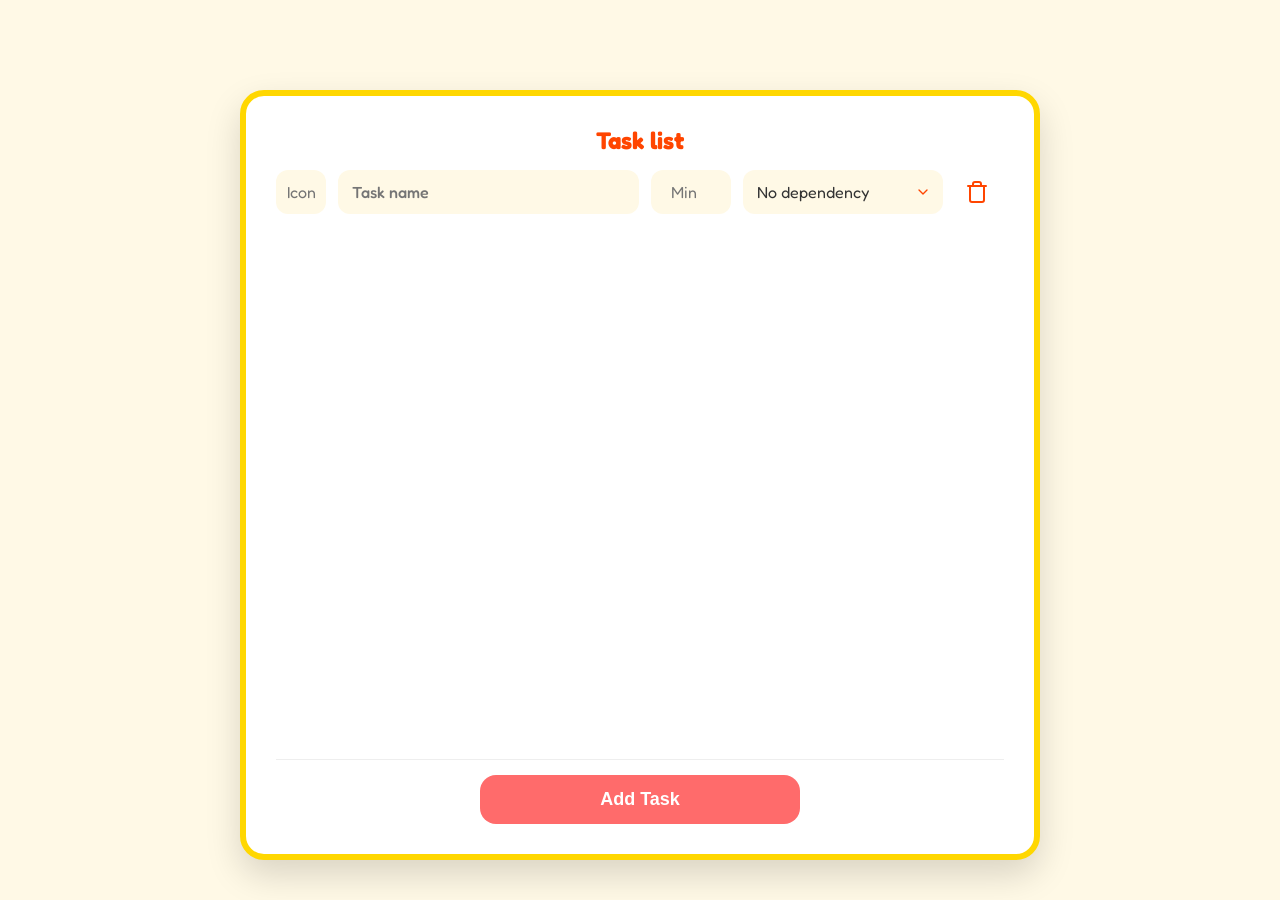
<file: enter-task.html>
<!doctype html>
<html lang="en">
  <head>
    <meta charset="UTF-8" />
    <meta name="viewport" content="width=device-width, initial-scale=1.0, maximum-scale=1.0, user-scalable=no, interactive-widget=resizes-content" />
    <title>Task Manager</title>
    <link rel="stylesheet" href="styles.css" />
    <style>
      /* --- Base Layout & iOS Optimizations --- */
      body {
        height: 100dvh;
        width: 100vw;
        overflow: hidden; /* Prevents whole page scrolling */
        margin: 0;
        
        display: flex;
        flex-direction: column;
        align-items: center; 
        
        /* Start from top to respect the menu button */
        justify-content: flex-start;

        /* Padding top clears the burger button (~70px + safe area) */
        padding-top: calc(90px + env(safe-area-inset-top));
        
        /* Padding bottom creates the spacing you requested at the bottom */
        padding-bottom: calc(40px + env(safe-area-inset-bottom));
        
        box-sizing: border-box;
      }

      #task-manager {
        background: white;
        border-radius: 24px;
        border: 6px solid #ffd700;
        
        width: 95%;
        max-width: 800px;
        box-shadow: 0 15px 35px rgba(0, 0, 0, 0.15);
        
        display: flex;
        flex-direction: column;
        
        /* FIX: These 3 lines ensure the card stays on screen and forces inner scrolling */
        flex: 1;          /* Grow to fill space */
        min-height: 0;    /* CRITICAL: Allows flex container to shrink below content size */
        overflow: hidden; /* Clips corners */

        padding: 15px;
        box-sizing: border-box;
      }

      h2 {
        font-size: 1.5rem;
        margin-bottom: 15px;
        flex-shrink: 0; /* Keeps header visible */
      }

      #task-list {
        flex-grow: 1; /* Takes up all remaining space */
        overflow-y: auto; /* Enables scrolling specifically here */
        -webkit-overflow-scrolling: touch; /* Smooth scrolling on iOS */
        
        padding-right: 5px;
        padding-bottom: 20px;
        min-height: 0; /* Safety for nested flex scrolling */
      }

      /* --- MOBILE CARD LAYOUT --- */
      .task-row {
        display: grid;
        /* Columns: Emoji | Name (flex) | Delete Button */
        grid-template-columns: 50px 1fr 44px; 
        grid-template-areas: 
            "emoji name name"
            "time  dep  delete";
        gap: 10px;
        
        background-color: #fdfdfd;
        border: 1px solid #f0f0f0;
        padding: 12px;
        border-radius: 16px; 
        margin-bottom: 12px;
        box-shadow: 0 2px 5px rgba(0,0,0,0.03);
      }

      .inp-emoji { grid-area: emoji; }
      .inp-name  { grid-area: name; }
      .inp-time  { grid-area: time; }
      .sel-dep   { grid-area: dep; }
      .btn-delete{ grid-area: delete; }

      /* Input Base Styles */
      input, select {
        -webkit-appearance: none;
        appearance: none;
        background-color: #fff9e6;
        border: 2px solid transparent;
        border-radius: 12px;
        font-family: inherit;
        font-size: 16px; 
        color: #333;
        padding: 0 12px;
        height: 44px; 
        width: 100%;
        box-sizing: border-box;
        transition: all 0.2s;
      }

      input:focus, select:focus {
        border-color: #ffd700;
        background-color: #fff;
        outline: none;
      }

      /* --- DEPENDENCY DROPDOWN STYLING --- */
      .sel-dep {
        background-image: url("data:image/svg+xml;charset=UTF-8,%3csvg xmlns='http://www.w3.org/2000/svg' viewBox='0 0 24 24' fill='none' stroke='%23FF4500' stroke-width='2' stroke-linecap='round' stroke-linejoin='round'%3e%3cpolyline points='6 9 12 15 18 9'%3e%3c/polyline%3e%3c/svg%3e");
        background-repeat: no-repeat;
        background-position: right 10px center;
        background-size: 16px;
        padding-right: 30px; 
        
        text-overflow: ellipsis;
        white-space: nowrap;
        overflow: hidden;
      }

      .inp-emoji { text-align: center; padding: 0; }
      .inp-name { font-weight: 500; }
      .inp-time { text-align: center; padding: 0 5px; }

      /* --- DELETE BUTTON STYLING --- */
      .btn-delete {
        width: 44px;
        height: 44px;
        background-color: transparent; 
        border: none;
        display: flex;
        align-items: center;
        justify-content: center;
        color: #FF4500; 
        cursor: pointer;
        padding: 0;
        box-shadow: none;
      }
      
      .btn-delete:active {
        opacity: 0.6;
        transform: scale(0.9);
        box-shadow: none;
      }

      .btn-delete svg {
        width: 24px;
        height: 24px;
        stroke-width: 2;
      }

      /* Footer */
      .footer-actions {
        flex-shrink: 0; /* Ensures footer never squishes or disappears */
        text-align: center;
        padding-top: 10px;
        border-top: 1px solid #eee;
        background: white; /* Ensures content scrolling behind doesn't show through */
      }

      button#add-task-btn {
        width: 100%;
        max-width: 320px;
        padding: 14px;
        font-size: 18px;
        border-radius: 16px;
        margin-top: 5px;
        background-color: #FF6B6B;
        color: white;
        font-weight: bold;
        border: none;
        box-shadow: none;
      }
      
      button#add-task-btn:active {
        transform: translateY(2px);
        box-shadow: none;
      }

      /* --- TABLET / DESKTOP OVERRIDES --- */
      @media (min-width: 768px) {
        #task-manager { padding: 30px; }
        
        .task-row {
            display: flex; 
            background-color: transparent;
            border: none;
            box-shadow: none;
            padding: 0;
            margin-bottom: 15px;
            gap: 12px;
        }

        .inp-emoji { width: 50px; flex-shrink: 0; }
        .inp-name  { flex-grow: 2; width: auto; }
        .inp-time  { width: 80px; flex-shrink: 0; }
        .sel-dep   { width: 200px; flex-shrink: 0; }
        .btn-delete{ width: 44px; flex-shrink: 0; }
      }
    </style>
  </head>
  <body>
    <div id="task-manager">
      <h2 style="text-align: center; color: #ff4500; margin-top: 0">
        Task list
      </h2>
      
      <div id="task-list"></div>

      <div class="footer-actions">
        <button id="add-task-btn">Add Task</button>
      </div>
    </div>

    <script>
      const taskListContainer = document.getElementById("task-list");
      const addTaskBtn = document.getElementById("add-task-btn");

      let tasks = JSON.parse(localStorage.getItem("chore-tasks")) || [
        { id: Date.now(), emoji: "", name: "", time: "", dependency: "" },
      ];

      function saveTasks() {
        localStorage.setItem("chore-tasks", JSON.stringify(tasks));
      }

      function getDependencyOptions(currentTaskId, selectedId) {
        let html = '<option value="">No dependency</option>';
        tasks.forEach((t) => {
          if (t.id !== currentTaskId && t.name.trim() !== "") {
            const isSelected = String(t.id) === String(selectedId) ? "selected" : "";
            let label = t.name;
            if (label.length > 20) label = label.substring(0, 18) + "...";
            html += `<option value="${t.id}" ${isSelected}>After: ${label}</option>`;
          }
        });
        return html;
      }

      function updateAllDropdowns() {
        const selects = document.querySelectorAll(".sel-dep");
        tasks.forEach((task, index) => {
          const select = selects[index];
          if (select) {
            const currentVal = task.dependency;
            select.innerHTML = getDependencyOptions(task.id, currentVal);
          }
        });
      }

      function renderTasks() {
        taskListContainer.innerHTML = "";
        tasks.forEach((task, index) => {
          const row = document.createElement("div");
          row.className = "task-row";

          const deleteIconSvg = `
            <svg viewBox="0 0 24 24" xmlns="http://www.w3.org/2000/svg" fill="none" stroke="currentColor" stroke-linecap="round" stroke-linejoin="round">
                <path d="M3 6h18"></path>
                <path d="M19 6v14c0 1-1 2-2 2H7c-1 0-2-1-2-2V6"></path>
                <path d="M8 6V4c0-1 1-2 2-2h4c1 0 2 1 2 2v2"></path>
            </svg>
          `;

          row.innerHTML = `
                    <input type="text" class="inp-emoji" placeholder="Icon" value="${task.emoji}">
                    <input type="text" class="inp-name" placeholder="Task name" value="${task.name}">
                    <input type="number" class="inp-time" placeholder="Min" value="${task.time}" min="0">
                    <select class="sel-dep">
                        ${getDependencyOptions(task.id, task.dependency)}
                    </select>
                    <button class="btn-delete" aria-label="Delete task">${deleteIconSvg}</button>
                `;

          const inputs = row.querySelectorAll("input");
          inputs[0].oninput = (e) => { tasks[index].emoji = e.target.value; saveTasks(); };
          inputs[1].oninput = (e) => { tasks[index].name = e.target.value; updateAllDropdowns(); saveTasks(); };
          inputs[2].oninput = (e) => { tasks[index].time = e.target.value; saveTasks(); };

          const select = row.querySelector("select");
          select.onchange = (e) => { tasks[index].dependency = e.target.value; saveTasks(); };

          const deleteBtn = row.querySelector(".btn-delete");
          deleteBtn.onclick = () => {
            tasks.splice(index, 1);
            saveTasks();
            renderTasks();
          };

          taskListContainer.appendChild(row);
        });

        addTaskBtn.style.display = tasks.length >= 10 ? "none" : "inline-block";
      }

      addTaskBtn.addEventListener("click", () => {
        if (tasks.length >= 10) return;

        if (tasks.length > 0) {
          const lastTask = tasks[tasks.length - 1];
          if (!lastTask.name.trim() || !lastTask.time || lastTask.time <= 0) {
            alert("Please fill in the task name and time.");
            return;
          }
        }

        tasks.push({ id: Date.now(), emoji: "", name: "", time: "", dependency: "" });
        saveTasks();
        renderTasks();
        
        setTimeout(() => {
            taskListContainer.scrollTo({ top: taskListContainer.scrollHeight, behavior: 'smooth' });
        }, 100);
      });

      renderTasks();
    </script>
  </body>
</html>
</file>
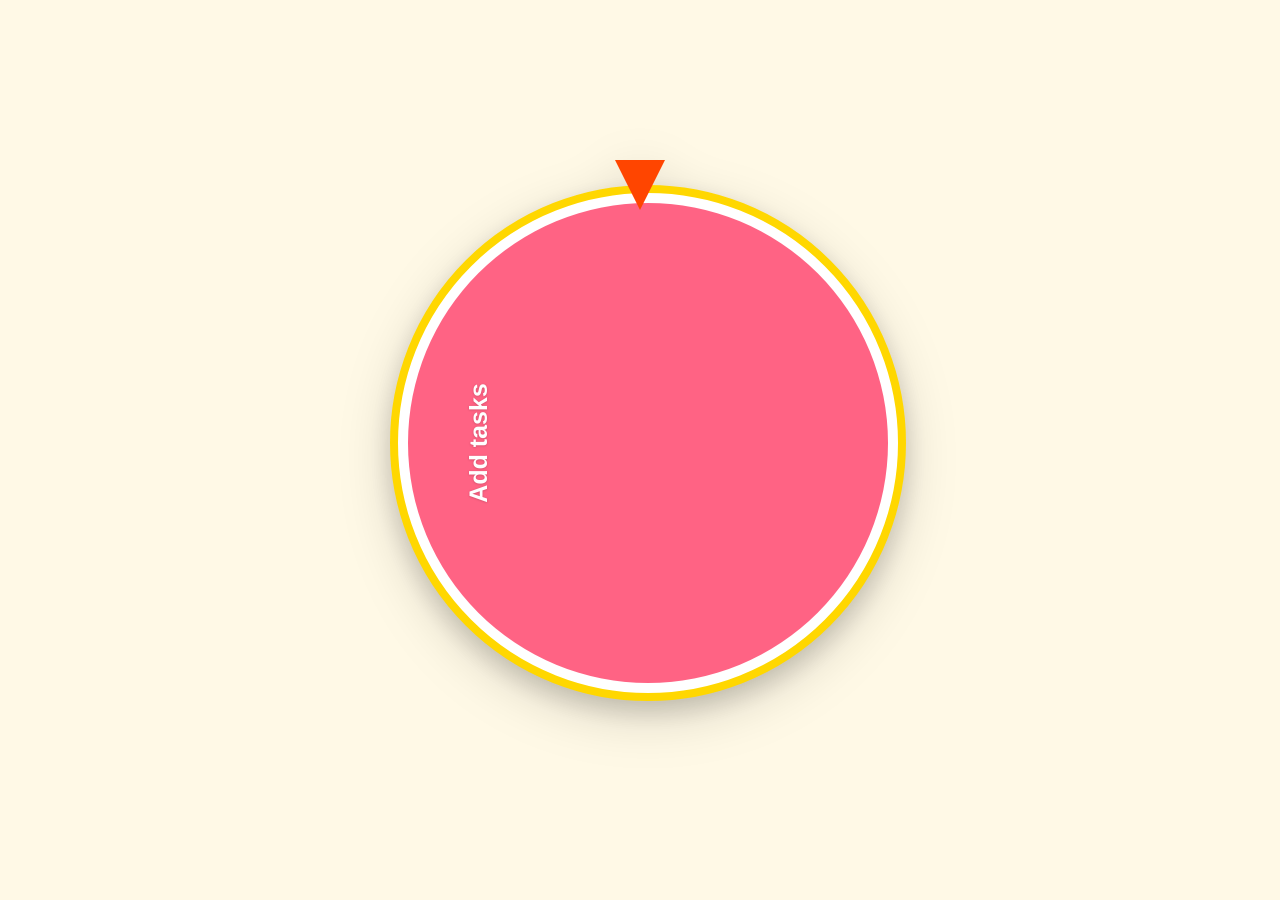
<file: roulette-wheel.html>
<!DOCTYPE html>
<html lang="en">
<head>
    <meta charset="UTF-8">
    <meta name="viewport" content="width=device-width, initial-scale=1.0, maximum-scale=1.0, user-scalable=no, interactive-widget=resizes-content">
    <title>Kids' Fun Wheel</title>
    <link rel="stylesheet" href="styles.css">
    <style>
        @import url('https://fonts.googleapis.com/css2?family=Fredoka:wght@400;700&display=swap');
        
        body {
            height: 100dvh;
            overflow: hidden;
            display: flex;
            align-items: center;
            justify-content: center;
            background-color: #FFF9E6;
            margin: 0;
            -webkit-tap-highlight-color: transparent;
        }
        
        /* Container wraps the canvas tightly so the pointer can be positioned relative to it */
        #wheel-container {
            position: relative;
            width: auto;
            height: auto;
            /* Filter dropshadow applies to the whole wheel + pointer combo */
            filter: drop-shadow(0 15px 25px rgba(0,0,0,0.15));
        }
        
        /* Pointer positioned absolutely relative to the #wheel-container */
        #pointer {
            position: absolute;
            top: -25px; /* Pull it up so the tip overlaps the wheel slightly */
            left: 50%;
            transform: translateX(-50%);
            width: 0; 
            height: 0; 
            border-left: 25px solid transparent; /* Wider triangle */
            border-right: 25px solid transparent;
            border-top: 50px solid #FF4500;
            z-index: 10;
        }
        
        canvas {
            display: block;
            touch-action: manipulation;
            border-radius: 50%;
            border: 8px solid #FFD700;
            background-color: white;
            /* Ensure the canvas doesn't get stretched by flexbox */
            flex-shrink: 0; 
        }
    </style>
</head>
<body>

    <div id="wheel-container">
        <div id="pointer"></div>
        <canvas id="canvas"></canvas>
    </div>

    <script>
       const canvas = document.getElementById('canvas');
        const ctx = canvas.getContext('2d');
        const colors = ['#FF6384', '#36A2EB', '#FFCE56', '#4BC0C0', '#9966FF', '#FF9F40'];

        const allTasks = JSON.parse(localStorage.getItem('chore-tasks')) || [];
        const finishedTaskIds = JSON.parse(localStorage.getItem('chore-finished') || '[]');

        const validTasks = allTasks.filter(t => {
            if (!t.name || t.name.trim() === '') return false;
            if (finishedTaskIds.includes(t.id)) return false;
            if (t.dependency) {
                const dependencyId = Number(t.dependency);
                if (!finishedTaskIds.includes(dependencyId)) return false;
            }
            return true;
        });

        const labels = validTasks.length > 0 ? validTasks.map(t => t.emoji || t.name) : ['Add tasks'];
        const sliceCount = labels.length || 1;

        let startAngle = 0;
        const arc = Math.PI / (sliceCount / 2);
        let spinTimeout = null;
        let spinAngleStart = 0;
        let spinTime = 0;
        let spinTimeTotal = 0;

        let logicalSize = 500;
        let centerX, centerY, radius;

        function resizeCanvas() {
            // 1. Determine available width (window or screen)
            const availableWidth = window.innerWidth;
            
            // 2. Set the "Logical" size (CSS pixels)
            // We cap it at 500px, or 90% of the screen width
            logicalSize = Math.min(availableWidth * 0.9, 500);
            
            // 3. Get Device Pixel Ratio
            // Force at least 2.0 (High DPI) even if the browser reports 1, 
            // which acts as supersampling to kill blur on all devices.
            const dpr = Math.max(window.devicePixelRatio || 2, 2);

            // 4. Set CSS Dimensions (Layout size)
            canvas.style.width = `${logicalSize}px`;
            canvas.style.height = `${logicalSize}px`;

            // 5. Set Actual Bitmap Dimensions (Multiplied by DPR)
            // Setting canvas.width/height automatically clears the context
            canvas.width = logicalSize * dpr;
            canvas.height = logicalSize * dpr;
            
            // 6. Normalize the Coordinate System
            // We scale the context so we can draw using "logical" coordinates (0-500)
            // but the browser draws them onto the high-res bitmap.
            ctx.setTransform(1, 0, 0, 1, 0, 0); // Reset transform just in case
            ctx.scale(dpr, dpr);
            
            // 7. Recalculate drawing variables based on LOGICAL size
            centerX = logicalSize / 2;
            centerY = logicalSize / 2;
            
            // Subtract border/padding from radius
            radius = Math.max((logicalSize / 2) - 10, 10); 
            
            // 8. Improve text rendering
            ctx.textBaseline = 'middle';
            ctx.textAlign = "center";
            
            drawWheel();
        }

        function drawWheel() {
            // Clear the logical rectangle
            ctx.clearRect(0, 0, logicalSize, logicalSize);
            
            for (let i = 0; i < labels.length; i++) {
                const angle = startAngle + i * arc;
                ctx.fillStyle = colors[i % colors.length];
                
                ctx.beginPath();
                ctx.arc(centerX, centerY, radius, angle, angle + arc, false);
                ctx.lineTo(centerX, centerY);
                ctx.fill();

                ctx.save();
                ctx.fillStyle = "white";
                
                // Move context to the center of the wedge
                const textAngle = angle + arc / 2;
                ctx.translate(
                    centerX + Math.cos(textAngle) * (radius * 0.7), 
                    centerY + Math.sin(textAngle) * (radius * 0.7)
                );
                ctx.rotate(textAngle + Math.PI / 2);
                
                // Dynamic Font Sizing
                // Base font size on the wheel size
                let fontSize = Math.floor(logicalSize / 10);
                
                // If text is long, shrink it to fit
                if (labels[i].length > 2) {
                    fontSize = Math.floor(logicalSize / 18);
                    ctx.font = `bold ${fontSize}px Fredoka, sans-serif`;
                    const textWidth = ctx.measureText(labels[i]).width;
                    // Ensure text doesn't overflow wedge width
                    const maxWedgeWidth = radius * 0.5; 
                    if (textWidth > maxWedgeWidth) {
                         fontSize = Math.floor(fontSize * (maxWedgeWidth / textWidth));
                    }
                }
                
                ctx.font = `bold ${fontSize}px Fredoka, sans-serif`;
                
                // Add a slight shadow to text for better readability on colors
                ctx.shadowColor = "rgba(0,0,0,0.2)";
                ctx.shadowBlur = 4;
                ctx.shadowOffsetY = 1;
                
                ctx.fillText(labels[i], 0, 0);
                ctx.restore();
            }
        }

        function rotateWheel() {
            spinTime += 30;
            if (spinTime >= spinTimeTotal) {
                clearTimeout(spinTimeout);
                finalizeSpin();
                return;
            }
            const spinAngle = spinAngleStart - easeOut(spinTime, 0, spinAngleStart, spinTimeTotal);
            startAngle += (spinAngle * Math.PI / 180);
            drawWheel();
            spinTimeout = setTimeout(rotateWheel, 30);
        }

        function spinWheel() {
            if (!validTasks.length) {
                alert('Please add at least one task before spinning the wheel.');
                return;
            }
            spinAngleStart = Math.random() * 30 + 60;
            spinTime = 0;
            spinTimeTotal = Math.random() * 1500 + 3000;
            rotateWheel();
        }

        function finalizeSpin() {
            if (!validTasks.length) return;

            const degrees = (startAngle * 180 / Math.PI) + 90;
            const arcd = arc * 180 / Math.PI;
            const index = Math.floor((360 - (degrees % 360)) / arcd) % validTasks.length;
            const selectedTask = validTasks[index];

            const totalSeconds = Number.parseInt(selectedTask.time, 10) > 0
                ? Number.parseInt(selectedTask.time, 10) * 60
                : 0;

            const latest = {
                task: {
                    id: selectedTask.id || null,
                    emoji: selectedTask.emoji || '',
                    name: selectedTask.name || '',
                    time: selectedTask.time || '',
                    dependency: selectedTask.dependency || ''
                },
                totalSeconds,
                remainingSeconds: totalSeconds,
                selectedAt: Date.now(),
                status: 'pending'
            };

            localStorage.setItem('chore-latest', JSON.stringify(latest));

            setTimeout(() => {
                // Navigate to winning page
                try {
                    if (window.parent && typeof window.parent.loadPage === 'function') {
                        window.parent.loadPage('winning-task.html');
                        return;
                    }
                } catch (err) {}
                window.location.href = 'winning-task.html';
            }, 1000);
        }

        function easeOut(t, b, c, d) {
            const ts = (t /= d) * t;
            const tc = ts * t;
            return b + c * (tc + -3 * ts + 3 * t);
        }

        // Listen for resize to keep canvas sharp
        window.addEventListener('resize', () => {
             // Debounce slightly to prevent thrashing
             clearTimeout(window.resizeTimer);
             window.resizeTimer = setTimeout(resizeCanvas, 100);
        });
        
        canvas.addEventListener('click', spinWheel);

        // Initial setup
        resizeCanvas();
    </script>
</body>
</html>
</file>
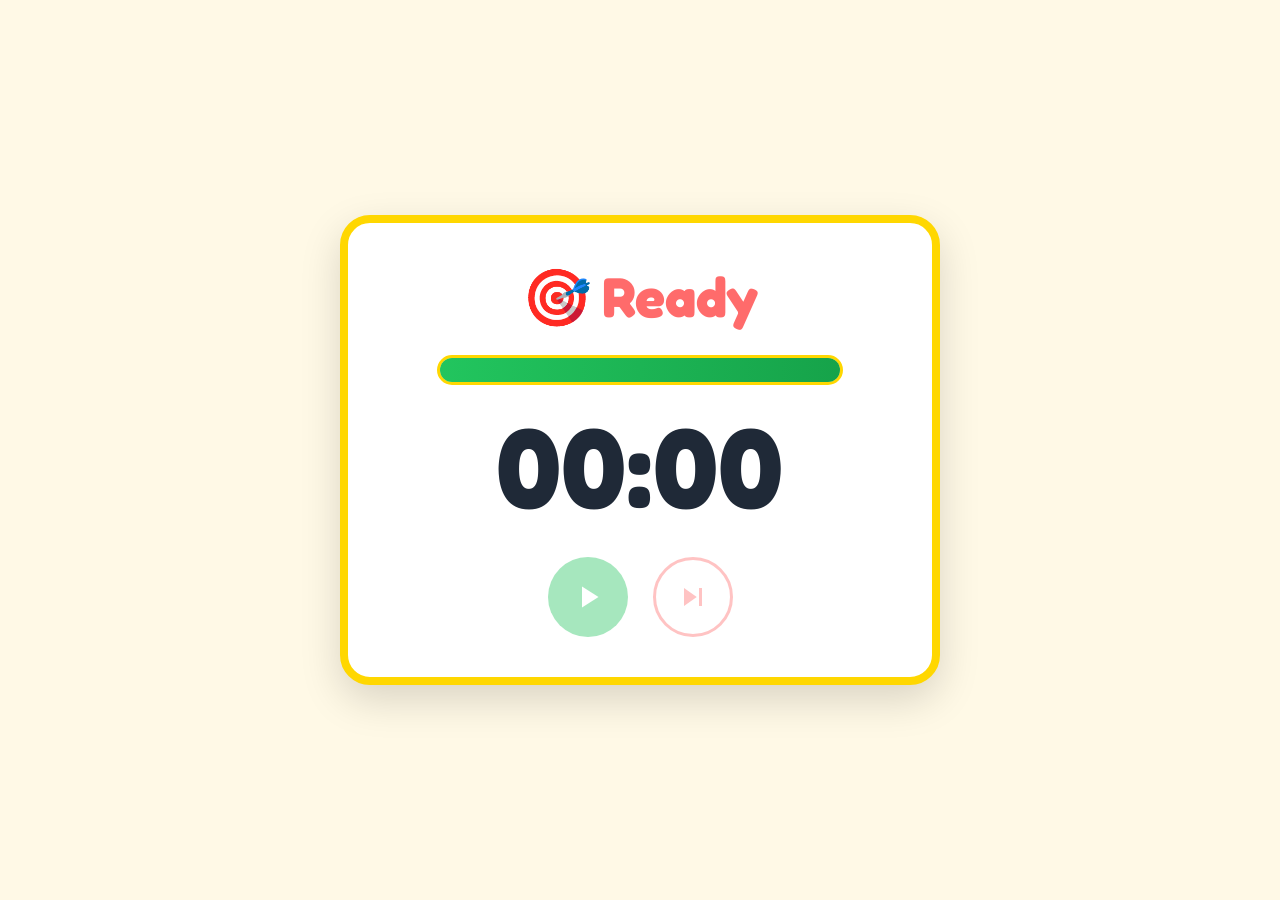
<file: winning-task.html>
<!DOCTYPE html>
<html lang="en">
<head>
    <meta charset="UTF-8">
    <meta name="viewport" content="width=device-width, initial-scale=1.0, maximum-scale=1.0, user-scalable=no, interactive-widget=resizes-content">
    <title>Current Task</title>
    <link rel="stylesheet" href="styles.css">
    <style>
        @import url('https://fonts.googleapis.com/css2?family=Fredoka:wght@400;600;700&display=swap');

        /* --- Global & Layout --- */
        body {
            margin: 0;
            padding: 0;
            height: 100dvh; /* dynamic height for iOS address bars */
            width: 100vw;
            display: flex;
            align-items: center;
            justify-content: center;
            background-color: #FFF9E6;
            font-family: 'Fredoka', -apple-system, BlinkMacSystemFont, "Segoe UI", Roboto, Helvetica, Arial, sans-serif;
            overflow: hidden; /* Prevent background scroll */
            -webkit-tap-highlight-color: transparent;
        }

        /* --- Main Card --- */
        #current-task-card {
            background: white;
            width: 90%;
            max-width: 600px; /* Cap width for iPad */
            /* Vertical padding adjusted for balance */
            padding: 40px 20px; 
            border-radius: 30px;
            border: 8px solid #FFD700;
            box-shadow: 0 15px 40px rgba(0,0,0,0.15);
            display: flex;
            flex-direction: column;
            align-items: center;
            justify-content: center;
            gap: 25px;
            text-align: center;
            box-sizing: border-box;
            
            /* Ensure card fits on small screens vertically */
            max-height: 90dvh;
            overflow-y: auto; 
        }

        /* --- Typography --- */
        .task-name {
            /* clamp(min, preferred, max) scales text smoothly between iPhone and iPad */
            font-size: clamp(2rem, 6vw, 3.5rem); 
            font-weight: 700;
            color: #FF6B6B;
            margin: 0;
            line-height: 1.2;
            display: flex;
            flex-direction: column; /* Stack emoji and text on small screens if needed */
            align-items: center;
            justify-content: center;
            gap: 10px;
            word-break: break-word;
            padding: 0 10px;
        }

        .timer-display {
            /* Huge font, but responsive */
            font-size: clamp(4.5rem, 18vw, 7rem);
            font-weight: 700;
            color: #1F2937;
            margin: 0;
            letter-spacing: 2px;
            line-height: 1;
            
            /* CRITICAL: Prevents timer from jiggling as numbers change width */
            font-feature-settings: "tnum";
            font-variant-numeric: tabular-nums;
        }

        /* --- Progress Bar --- */
        .progress-shell {
            position: relative;
            width: 100%;
            max-width: 400px; /* Don't get too wide on iPad */
            height: 24px;
            background: #FFEFB0;
            border-radius: 999px;
            overflow: hidden;
            border: 3px solid #FFD700;
        }

        .progress-bar {
            position: absolute;
            top: 0;
            left: 0;
            height: 100%;
            width: 100%; /* JS updates this */
            background: linear-gradient(90deg, #22C55E, #16A34A);
            transition: width 0.25s linear; /* Linear looks smoother for timers */
        }

        /* --- Control Buttons --- */
        .controls {
            display: flex;
            justify-content: center;
            gap: 25px;
            margin-top: 10px;
            width: 100%;
        }

        .controls button {
            width: 80px;
            height: 80px;
            border-radius: 50%;
            display: flex;
            align-items: center;
            justify-content: center;
            padding: 0;
            cursor: pointer;
            transition: transform 0.1s, opacity 0.2s;
            border: none;
            outline: none;
            -webkit-user-select: none;
            user-select: none;
        }

        .controls button:active {
            transform: scale(0.92);
        }

        .controls button:disabled {
            opacity: 0.4;
            cursor: not-allowed;
            transform: none;
        }

        .controls button svg {
            width: 36px;
            height: 36px;
            display: block;
        }

        #start-pause-btn {
            background: #22C55E;
            box-shadow: none;
        }
        #start-pause-btn:active {
            transform: translateY(4px);
        }

        #skip-btn {
            background: white;
            border: 3px solid #FF6B6B;
            box-shadow: none;
        }
        #skip-btn:active {
            transform: translateY(4px);
        }

        /* --- Modal Overlay --- */
        .modal-overlay {
            display: none;
            position: fixed;
            top: 0;
            left: 0;
            width: 100%;
            height: 100%;
            background: rgba(0, 0, 0, 0.6);
            z-index: 2000;
            align-items: center;
            justify-content: center;
            backdrop-filter: blur(4px); /* iOS nice blur effect */
            padding: 20px;
            box-sizing: border-box;
        }

        .modal-overlay.active {
            display: flex;
            animation: fadeIn 0.2s ease-out;
        }

        .modal-content {
            background: white;
            border-radius: 24px;
            border: 6px solid #FFD700;
            padding: 30px 25px;
            width: 100%;
            max-width: 400px;
            text-align: center;
            box-shadow: 0 20px 50px rgba(0, 0, 0, 0.3);
        }

        .modal-content h2 {
            color: #FF6B6B;
            font-size: 1.8rem;
            margin: 0 0 15px 0;
            line-height: 1.2;
        }

        .modal-content p {
            font-size: 1.1rem;
            color: #4B5563;
            margin: 0 0 25px 0;
            line-height: 1.5;
        }

        .modal-buttons {
            display: flex;
            flex-direction: column; /* Stack vertically on mobile for easier tapping */
            gap: 12px;
        }

        .modal-buttons button {
            padding: 16px;
            font-size: 1.1rem;
            font-weight: bold;
            border: none;
            border-radius: 16px;
            cursor: pointer;
            width: 100%;
            font-family: inherit;
        }

        .btn-keep {
            background: #22C55E;
            color: white;
        }

        .btn-remove {
            background: transparent;
            color: #FF6B6B;
            border: 2px solid #FF6B6B !important;
        }

        /* Animations */
        @keyframes fadeIn {
            from { opacity: 0; transform: scale(0.95); }
            to { opacity: 1; transform: scale(1); }
        }

        /* --- iPad / Desktop Tweaks --- */
        @media (min-width: 768px) {
            .modal-buttons {
                flex-direction: row; /* Side by side on larger screens */
            }
            .task-name {
                flex-direction: row; /* Emoji next to text on iPad */
            }
        }
    </style>
</head>
<body>

    <div id="current-task-card">
        <p id="task-name" class="task-name">🎯 Ready</p>
        
        <div class="progress-shell" aria-hidden="true">
            <div id="progress-bar" class="progress-bar"></div>
        </div>
        
        <p id="timer" class="timer-display">00:00</p>
        
        <div class="controls">
            <button id="start-pause-btn" aria-label="Start">
                <svg viewBox="0 0 24 24" fill="white">
                    <path d="M8 5v14l11-7z"/>
                </svg>
            </button>
            <button id="skip-btn" aria-label="Skip">
                <svg viewBox="0 0 24 24" fill="#FF6B6B">
                    <path d="M6 18l8.5-6L6 6v12zM16 6v12h2V6h-2z"/>
                </svg>
            </button>
        </div>
    </div>

    <div id="skip-modal" class="modal-overlay">
        <div class="modal-content">
            <h2>Done already?</h2>
            <p>Did you finish the task, or do you want to save it for later?</p>
            <div class="modal-buttons">
                <button class="btn-keep" id="keep-btn">Keep for later</button>
                <button class="btn-remove" id="remove-btn">Mark complete & remove</button>
            </div>
        </div>
    </div>

    <script>
        const taskNameEl = document.getElementById('task-name');
        const progressEl = document.getElementById('progress-bar');
        const timerEl = document.getElementById('timer');
        const startPauseBtn = document.getElementById('start-pause-btn');
        const skipBtn = document.getElementById('skip-btn');
        const skipModal = document.getElementById('skip-modal');
        const keepBtn = document.getElementById('keep-btn');
        const removeBtn = document.getElementById('remove-btn');

        let latest = null;
        let totalSeconds = 0;
        let remainingSeconds = 0;
        let timerId = null;
        let wakeLock = null;

        function formatTime(totalSeconds) {
            const mins = Math.floor(totalSeconds / 60).toString().padStart(2, '0');
            const secs = Math.floor(totalSeconds % 60).toString().padStart(2, '0');
            return `${mins}:${secs}`;
        }

        function syncButtons(status) {
            const isRunning = status === 'running';
            // Play Icon vs Pause Icon
            startPauseBtn.innerHTML = isRunning
                ? '<svg viewBox="0 0 24 24" fill="white"><path d="M6 4h4v16H6V4zm8 0h4v16h-4V4z"/></svg>'
                : '<svg viewBox="0 0 24 24" fill="white"><path d="M8 5v14l11-7z"/></svg>';
            
            startPauseBtn.setAttribute('aria-label', isRunning ? 'Pause' : 'Start');
            
            const disabled = !latest || status === 'done' || status === 'skipped';
            startPauseBtn.disabled = disabled;
            skipBtn.disabled = disabled;
        }

        function updateProgress() {
            if (!totalSeconds || totalSeconds <= 0) {
                progressEl.style.width = '0%';
                return;
            }
            const ratio = Math.max(0, remainingSeconds) / totalSeconds;
            progressEl.style.width = `${Math.min(100, ratio * 100)}%`;
        }

        function renderLatest(statusOverride) {
            if (!latest || !latest.task || !latest.task.name) {
                taskNameEl.innerHTML = '<span>🎯</span> <span>Ready</span>';
                timerEl.textContent = '00:00';
                syncButtons('idle');
                return;
            }

            const status = statusOverride || latest.status || 'pending';
            const emoji = latest.task.emoji || '🎯';

            // Use span tags to control layout if needed
            taskNameEl.innerHTML = `<span>${emoji}</span> <span>${latest.task.name}</span>`;
            timerEl.textContent = formatTime(remainingSeconds);
            updateProgress();

            syncButtons(status);
        }

        function persist(status) {
            if (!latest) return;
            latest.status = status;
            latest.remainingSeconds = remainingSeconds;
            localStorage.setItem('chore-latest', JSON.stringify(latest));
        }

        function stopTimer() {
            if (timerId) {
                clearInterval(timerId);
                timerId = null;
            }
            releaseWakeLock();
        }

        async function requestWakeLock() {
            try {
                if ('wakeLock' in navigator) {
                    wakeLock = await navigator.wakeLock.request('screen');
                    wakeLock.addEventListener('release', () => {
                        console.log('Wake Lock released');
                    });
                }
            } catch (err) {
                console.error('Wake Lock error:', err);
            }
        }

        function releaseWakeLock() {
            if (wakeLock) {
                wakeLock.release();
                wakeLock = null;
            }
        }

        function markTaskAsFinished() {
            if (!latest || !latest.task) return;
            const finishedTasks = JSON.parse(localStorage.getItem('chore-finished') || '[]');
            const taskId = latest.task.id;
            if (taskId && !finishedTasks.includes(taskId)) {
                finishedTasks.push(taskId);
                localStorage.setItem('chore-finished', JSON.stringify(finishedTasks));
            }
        }

        function finish(status) {
            stopTimer();
            remainingSeconds = Math.max(remainingSeconds, 0);
            persist(status);
            renderLatest(status);
            if (status === 'done') {
                playChime();
                markTaskAsFinished();
                setTimeout(goToWheel, 1400);
            }
        }

        function tick() {
            remainingSeconds = Math.max(0, remainingSeconds - 1);
            timerEl.textContent = formatTime(remainingSeconds);
            updateProgress();
            persist('running');
            if (remainingSeconds <= 0) {
                finish('done');
            }
        }

        function startTimer() {
            if (!latest) return;
            if (remainingSeconds <= 0) {
                remainingSeconds = totalSeconds;
            }
            if (remainingSeconds <= 0) {
                finish('done');
                return;
            }
            stopTimer();
            persist('running');
            renderLatest('running');
            timerId = setInterval(tick, 1000);
            requestWakeLock();
        }

        function pauseTimer() {
            stopTimer();
            persist('paused');
            renderLatest('paused');
        }

        function skipTask() {
            stopTimer();
            skipModal.classList.add('active');
        }

        function handleKeepTask() {
            skipModal.classList.remove('active');
            remainingSeconds = Number.parseInt(latest?.task?.time, 10) > 0
                ? Number.parseInt(latest.task.time, 10) * 60
                : 0;
            persist('skipped');
            goToWheel();
        }

        function handleRemoveTask() {
            skipModal.classList.remove('active');
            markTaskAsFinished();
            remainingSeconds = Number.parseInt(latest?.task?.time, 10) > 0
                ? Number.parseInt(latest.task.time, 10) * 60
                : 0;
            persist('skipped');
            goToWheel();
        }

        function toggleStartPause() {
            const status = latest?.status;
            if (status === 'running') {
                pauseTimer();
            } else {
                startTimer();
            }
        }

        function loadLatest(reRenderOnly) {
            const stored = localStorage.getItem('chore-latest');
            latest = stored ? JSON.parse(stored) : null;
            totalSeconds = Number.parseInt(latest?.totalSeconds, 10) > 0
                ? Number.parseInt(latest.totalSeconds, 10)
                : Number.parseInt(latest?.task?.time, 10) > 0
                    ? Number.parseInt(latest.task.time, 10) * 60
                    : 0;
            remainingSeconds = Number.isFinite(latest?.remainingSeconds)
                ? Math.max(0, Number(latest.remainingSeconds))
                : totalSeconds;
            if (!reRenderOnly) {
                stopTimer();
            }
            renderLatest(latest?.status || 'pending');
        }

        startPauseBtn.addEventListener('click', toggleStartPause);
        skipBtn.addEventListener('click', skipTask);
        keepBtn.addEventListener('click', handleKeepTask);
        removeBtn.addEventListener('click', handleRemoveTask);

        skipModal.addEventListener('click', (event) => {
            if (event.target === skipModal) {
                skipModal.classList.remove('active');
            }
        });

        window.addEventListener('storage', (event) => {
            if (event.key === 'chore-latest') {
                loadLatest();
            }
        });

        // Handle page visibility changes to manage wake lock
        document.addEventListener('visibilitychange', async () => {
            if (document.visibilityState === 'visible' && latest?.status === 'running') {
                await requestWakeLock();
            }
        });

        loadLatest();

        function goToWheel() {
            try {
                if (window.parent && typeof window.parent.loadPage === 'function') {
                    window.parent.loadPage('roulette-wheel.html');
                    return;
                }
            } catch (e) {
                // Fall through
            }
            window.location.href = 'roulette-wheel.html';
        }

        function playChime() {
            const AudioCtx = window.AudioContext || window.webkitAudioContext;
            if (!AudioCtx) return;
            const ctx = new AudioCtx();
            const osc = ctx.createOscillator();
            const gain = ctx.createGain();
            osc.type = 'sine';
            osc.frequency.value = 880;
            gain.gain.setValueAtTime(0.2, ctx.currentTime);
            gain.gain.exponentialRampToValueAtTime(0.0001, ctx.currentTime + 1);
            osc.connect(gain).connect(ctx.destination);
            osc.start();
            osc.stop(ctx.currentTime + 1);
        }
    </script>
</body>
</html>
</file>
<file: styles.css>
@import url('https://fonts.googleapis.com/css2?family=Fredoka:wght@400;700&display=swap');

* {
    -webkit-tap-highlight-color: transparent; /* Fixes gray flash on tap */
}

/* Shared styles for the entire app */
body {
    display: flex;
    flex-direction: column;
    align-items: center;
    justify-content: center;
    height: 100dvh;
    margin: 0;
    background-color: #FFF9E6; /* Soft yellow background */
    font-family: 'Fredoka', 'Comic Sans MS', cursive, sans-serif;
    overscroll-behavior: none; /* Prevents "pull-to-refresh" bounce */
    -webkit-user-select: none; /* Prevents text selection popups */
    user-select: none;
}

#wheel-container {
    position: relative;
    width: 90vw;   /* Matches the JS resize logic */
    max-width: 500px;
    height: auto;
    aspect-ratio: 1 / 1;
}

canvas {
    border-radius: 50%;
    border: 10px solid #FFD700; /* Gold border */
    box-shadow: 0 10px 25px rgba(0,0,0,0.15);
}

/* The pointer at the top */
#pointer {
    position: absolute;
    top: -15px;
    left: 50%;
    transform: translateX(-50%);
    width: 0; 
    height: 0; 
    border-left: 20px solid transparent;
    border-right: 20px solid transparent;
    border-top: 40px solid #FF4500;
    z-index: 10;
}

button {
    padding: 20px 50px;
    font-size: 28px;
    font-weight: bold;
    background-color: #FF6B6B;
    color: white;
    border: none;
    border-radius: 50px;
    cursor: pointer;
    box-shadow: none;
    transition: transform 0.1s;
    touch-action: manipulation;
}

button:active {
    transform: translateY(4px);
}

/* Allow selection only in inputs */
input, select, textarea {
    -webkit-user-select: text;
    user-select: text;
    font-size: 16px !important; /* iOS specific: prevents auto-zoom on focus */
}

#wheel-container {
    position: relative;
    width: 90vw;   /* Matches the JS resize logic */
    max-width: 500px;
    height: auto;
    aspect-ratio: 1 / 1;
    margin-bottom: 30px;
}
</file>
